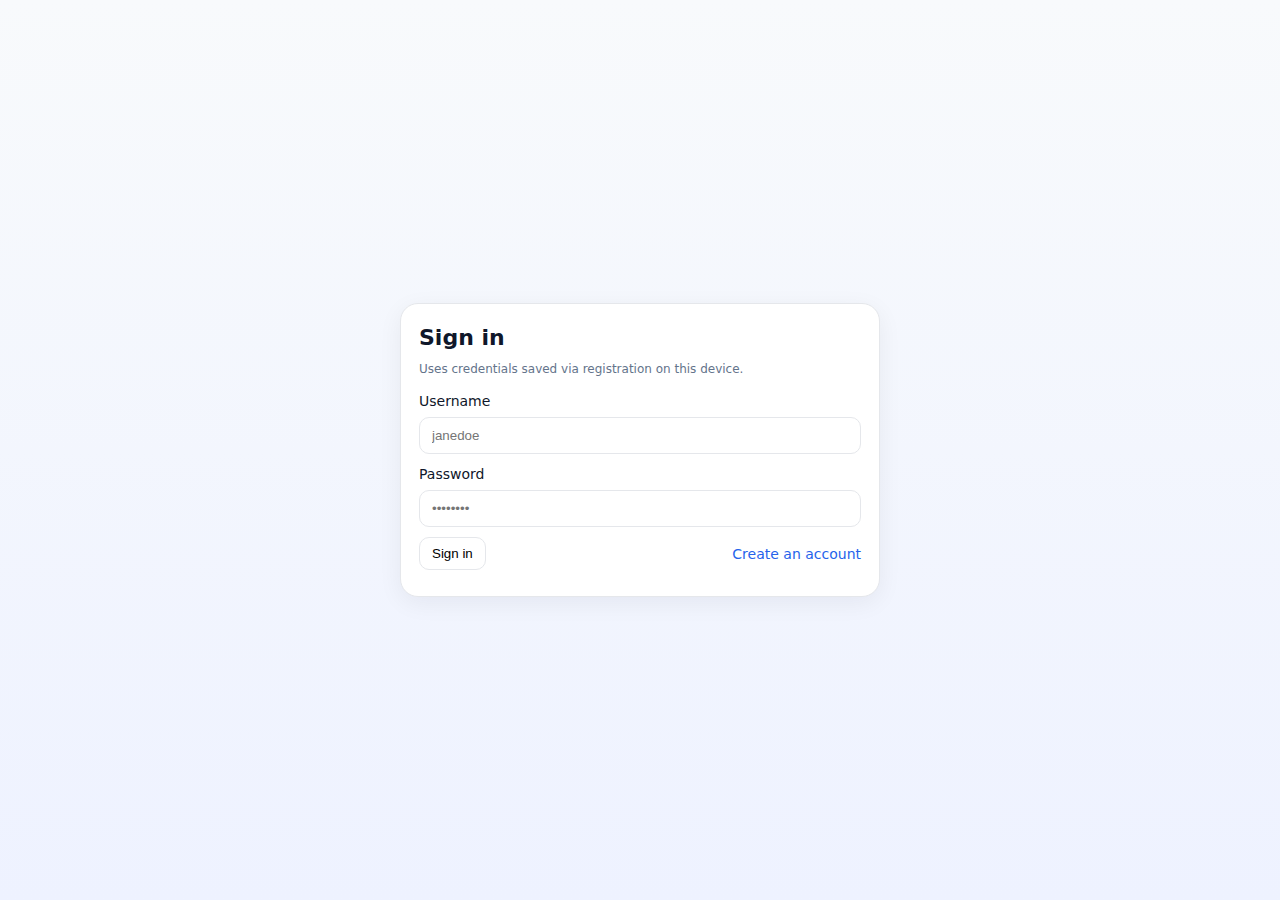
<file: index.html>
<!doctype html>
<html lang="en">
<head>
  <meta charset="utf-8" />
  <meta name="viewport" content="width=device-width, initial-scale=1" />
  <title>Archaeology Drone – Home</title>
  <!-- shared styles (includes status light classes you added) -->
  <link rel="stylesheet" href="app.css" />
</head>
<body>
  <div class="app">
    <!-- Sidebar -->
    <aside class="sidebar">
      <div class="brand">
        <div class="logo">AD</div>
        <div class="user">
          <div id="userName" style="font-weight:700">—</div>
          <div id="userOrg" class="small"> </div>
        </div>
      </div>

      <div class="side-card">
        <div class="flex" style="justify-content:space-between">
          <div class="small">Drone link</div>
          <span id="connBadge" class="badge off">Offline</span>
        </div>
        <button id="connBtn" class="btn mt8" type="button">Connect</button>
      </div>

      <nav class="nav">
        <a href="index.html" class="active">🏠 Home</a>
        <a href="imaging.html">📷 Imaging</a>
        <a href="activity.html">📝 Activity</a>
        <a href="about.html">⚙️ About Hardware</a>
      </nav>

      <button id="logoutBtn" class="btn secondary mt8" type="button">Sign out</button>
    </aside>

    <!-- Main -->
    <main class="main">
      <!-- Live Stats (with status lights) -->
      <section class="section">
        <div class="head">Live Stats</div>
        <div class="body">
          <div id="statsWrap" class="grid stats">

            <div class="stat">
              <div><span id="lightTemp" class="light"></span>Core Temp</div>
              <div id="stTemp" class="k">—°C</div>
            </div>

            <div class="stat">
              <div><span id="lightBatt" class="light"></span>Battery</div>
              <div id="stBatt" class="k">—%</div>
              <div class="progress mt8"><i id="pbBatt" style="width:0%"></i></div>
            </div>

            <div class="stat">
              <div>Altitude</div>
              <div id="stAlt" class="k">— m</div>
            </div>

            <div class="stat">
              <div><span id="lightLink" class="light"></span>Link Quality</div>
              <div id="stLink" class="k">—%</div>
              <div class="progress mt8"><i id="pbLink" style="width:0%"></i></div>
            </div>

            <div class="stat">
              <div>Solar Input</div>
              <div id="stSolar" class="k">— W</div>
            </div>

            <div class="stat">
              <div><span id="lightPower" class="light"></span>Power Draw</div>
              <div id="stPower" class="k">— W</div>
            </div>

            <div class="stat">
              <div><span id="lightStorage" class="light"></span>Storage</div>
              <div id="stStorage" class="k">—%</div>
              <div class="progress mt8"><i id="pbStorage" style="width:0%"></i></div>
            </div>

            <div class="stat">
              <div><span id="lightGps" class="light"></span>GPS</div>
              <div id="stGps" class="k">—</div>
            </div>

          </div>
        </div>
      </section>

      <!-- Flight & Job Controls -->
      <section class="section">
        <div class="head">Flight & Job Controls</div>
        <div class="body">
          <div class="flex" style="gap:8px; flex-wrap:wrap;">
            <button class="btn secondary" onclick="setMode('Idle')">Idle</button>
            <button class="btn" onclick="setMode('Survey')">Survey</button>
            <button class="btn" onclick="setMode('Sift')">Sift</button>
            <button class="btn" onclick="setMode('Dig (Flagged)')">Dig (Flagged)</button>
            <div class="small" style="margin-left:8px;">Current: <span id="modeNow">Idle</span></div>
          </div>
        </div>
      </section>

      <!-- QoL & Build -->
      <section class="section">
        <div class="head">QoL & Build</div>
        <div class="body grid" style="grid-template-columns: repeat(auto-fit, minmax(260px, 1fr));">
          <div class="side-card">
            <strong>Dust / Waterproof shell</strong>
            <ul>
              <li>Carbon fiber (inner)</li>
              <li>Titanium (middle)</li>
              <li>White paint outer coat for thermal distribution</li>
              <li>As light as possible</li>
            </ul>
          </div>
          <div class="side-card">
            <strong>QoL / Power</strong>
            <ul>
              <li>Solar power assist</li>
              <li>Battery + US outlet charging</li>
              <li>Bluetooth 6 & app</li>
            </ul>
          </div>
          <div class="side-card">
            <strong>Sensors & Tools</strong>
            <ul>
              <li>Laser projector, 3D mapping (depth/width/length)</li>
              <li>Site detection</li>
              <li>Sifter (human loaded), Digger (flag-based)</li>
              <li>4K camera feed</li>
            </ul>
          </div>
        </div>
      </section>
    </main>
  </div>

  <!-- shared logic (auth guard, telemetry, lights, etc.) -->
  <script src="app.js"></script>
</body>
</html>
</file>
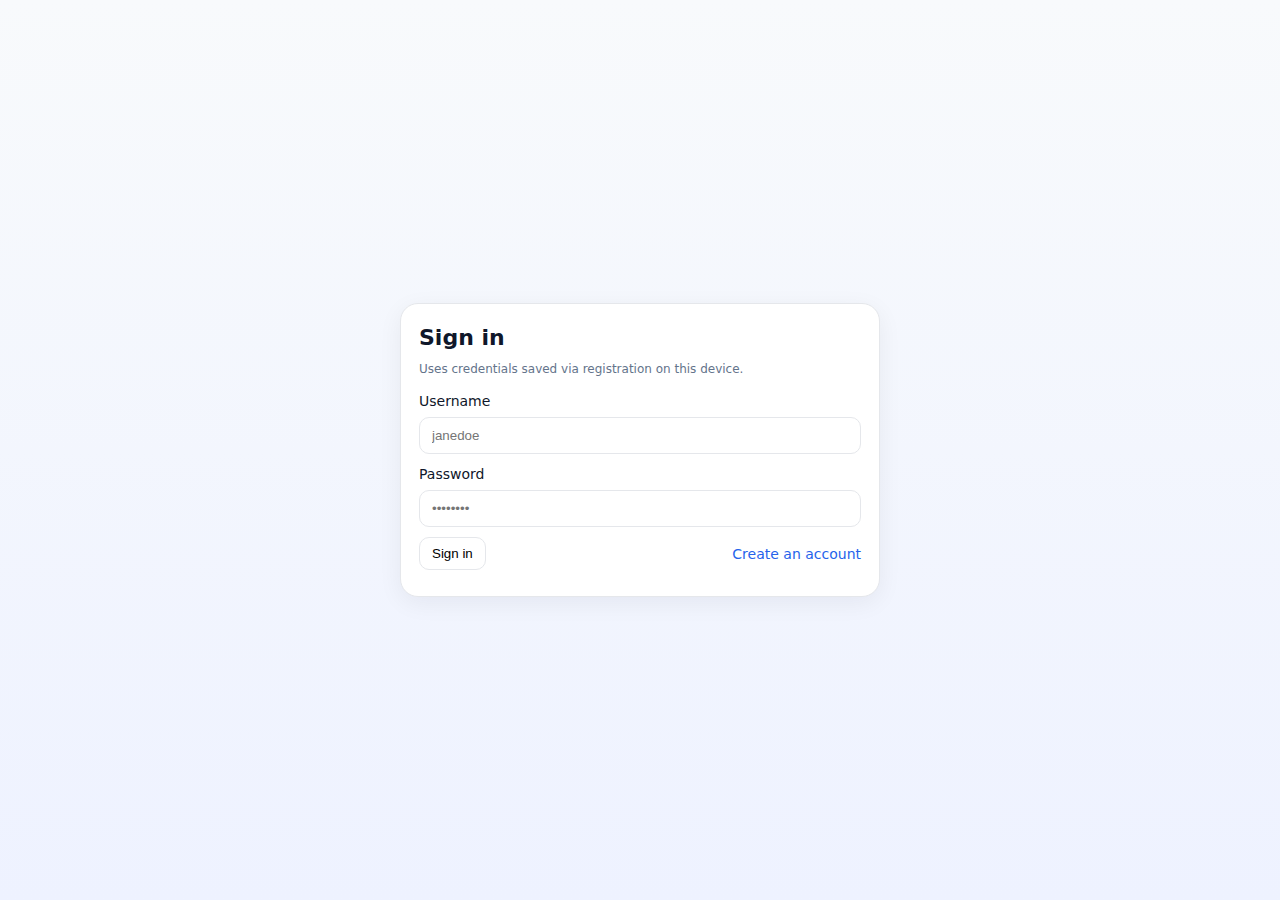
<file: about.html>
<!doctype html>
<html lang="en">
<head>
  <meta charset="utf-8" />
  <meta name="viewport" content="width=device-width, initial-scale=1" />
  <title>Archaeology Drone – About Hardware</title>
  <link rel="stylesheet" href="app.css" />
</head>
<body>
  <div class="app">
    <aside class="sidebar">
      <div class="brand"><div class="logo">AD</div>
        <div class="user"><div id="userName" style="font-weight:700">—</div><div id="userOrg" class="small"> </div></div>
      </div>
      <div class="side-card">
        <div class="flex" style="justify-content:space-between"><div class="small">Drone link</div><span id="connBadge" class="badge off">Offline</span></div>
        <button id="connBtn" class="btn mt8" type="button">Connect</button>
      </div>
      <nav class="nav">
        <a href="index.html">🏠 Home</a>
        <a href="imaging.html">📷 Imaging</a>
        <a href="activity.html">📝 Activity</a>
        <a href="about.html" class="active">⚙️ About Hardware</a>
      </nav>
      <button id="logoutBtn" class="btn secondary mt8" type="button">Sign out</button>
    </aside>

    <main class="main">
      <section class="section">
        <div class="head">Drone Design Summary</div>
        <div class="body grid" style="grid-template-columns: repeat(auto-fit, minmax(280px, 1fr));">
          <div class="side-card">
            <strong>Shell</strong>
            <ul>
              <li>Dust & waterproof multilayer shell</li>
              <li><b>Carbon fiber</b> inner layer</li>
              <li><b>Titanium</b> middle layer</li>
              <li><b>White paint</b> outer coat for cooling & thermal distribution</li>
              <li>As light as possible</li>
            </ul>
          </div>
          <div class="side-card">
            <strong>Hardware</strong>
            <ul>
              <li>Laser projector for site gridding</li>
              <li>3D imaging (depth, width, length) → app</li>
              <li>Modules: Sift (human loaded), Dig (flag-based), Camera</li>
              <li>Solar assist, battery, US outlet charging, Bluetooth 6</li>
            </ul>
          </div>
          <div class="side-card">
            <strong>Software Tabs</strong>
            <ul>
              <li><b>Home</b>: stats, power, mode controls</li>
              <li><b>Imaging</b>: feed, mapping, markers, movement/sifting</li>
              <li><b>Activity</b>: internal backlog</li>
            </ul>
          </div>
          <div class="side-card">
            <strong>Notes</strong>
            <p class="small">All telemetry/actions are simulated for prototyping. Data and account are saved in <code>localStorage</code>.</p>
          </div>
        </div>
      </section>
    </main>
  </div>
  <script src="app.js"></script>
</body>
</html>
</file>
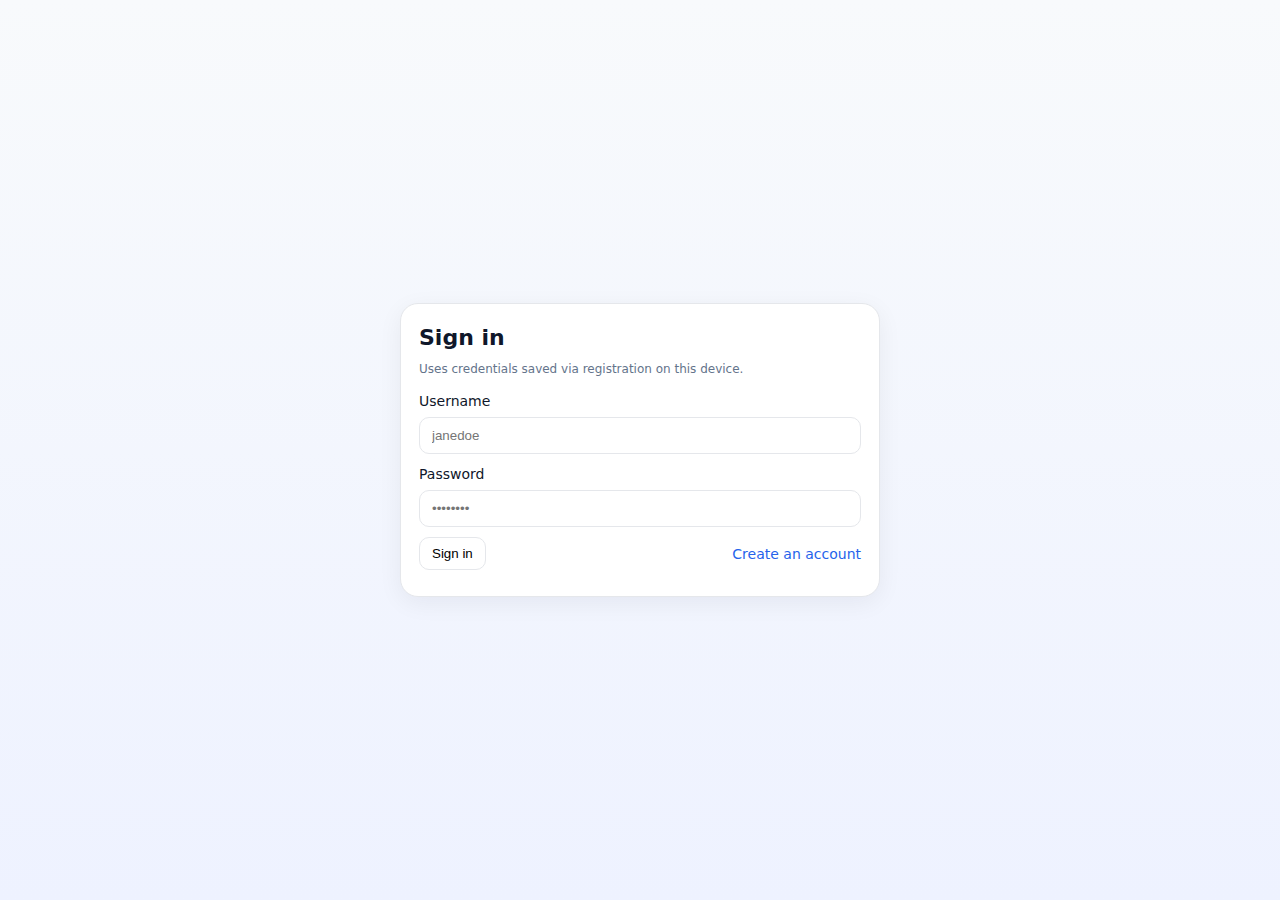
<file: activity.html>
<!doctype html>
<html lang="en">
<head>
  <meta charset="utf-8" />
  <meta name="viewport" content="width=device-width, initial-scale=1" />
  <title>Archaeology Drone – Activity</title>
  <link rel="stylesheet" href="app.css" />
</head>
<body>
  <div class="app">
    <aside class="sidebar">
      <div class="brand"><div class="logo">AD</div>
        <div class="user"><div id="userName" style="font-weight:700">—</div><div id="userOrg" class="small"> </div></div>
      </div>
      <div class="side-card">
        <div class="flex space"><div class="small">Drone link</div><span id="connBadge" class="badge off">Offline</span></div>
        <button id="connBtn" class="btn mt8" type="button">Connect</button>
      </div>
      <nav class="nav">
        <a href="index.html">🏠 Home</a>
        <a href="imaging.html">📷 Imaging</a>
        <a href="activity.html" class="active">📝 Activity</a>
        <a href="about.html">⚙️ About Hardware</a>
      </nav>
      <button id="logoutBtn" class="btn secondary mt8" type="button">Sign out</button>
    </aside>

    <main class="main">
      <section class="section">
        <div class="head">Activity Backlog</div>
        <div class="body">
          <ul id="activityList" style="list-style:none; padding-left:0; margin:0;"></ul>
        </div>
      </section>
    </main>
  </div>

  <div id="authModal" class="modal hidden">
    <div class="card">
      <h3 style="margin:0 0 8px 0">Sign in (local)</h3>
      <div class="field"><label>Your name</label><input id="authName" class="input" /></div>
      <div class="field"><label>Team / Org</label><input id="authOrg" class="input" value="Field Unit A"/></div>
      <button id="authGo" class="btn" type="button">Continue</button>
    </div>
  </div>

  <script src="app.js"></script>
</body>
</html>
</file>
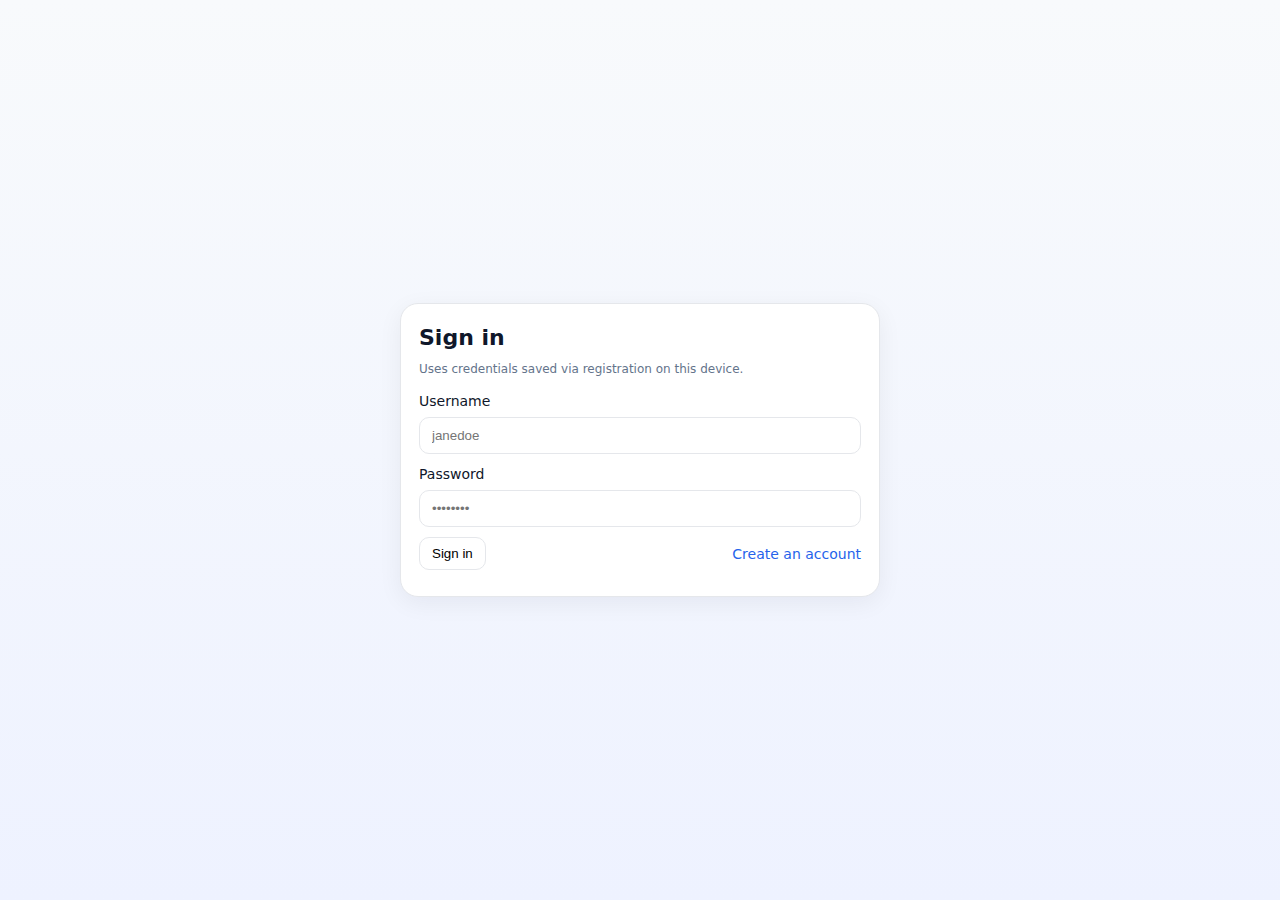
<file: login.html>
<!doctype html>
<html lang="en">
<head>
  <meta charset="utf-8" />
  <meta name="viewport" content="width=device-width, initial-scale=1" />
  <title>Sign in – Archaeology Drone</title>
  <link rel="stylesheet" href="app.css" />
</head>
<body data-page="login">
  <div class="auth-wrap">
    <div class="auth-card">
      <div class="auth-head">Sign in</div>
      <div class="small" style="margin-bottom:12px;">Uses credentials saved via registration on this device.</div>

      <div class="field"><label>Username</label><input id="logUser" class="input" placeholder="janedoe" autocomplete="username"/></div>
      <div class="field"><label>Password</label><input id="logPass" type="password" class="input" placeholder="••••••••" autocomplete="current-password"/></div>

      <div class="auth-actions">
        <button id="logGo" class="btn">Sign in</button>
        <a class="link" href="register.html">Create an account</a>
      </div>
      <div id="logMsg" class="small" style="margin-top:8px;"></div>
    </div>
  </div>
  <script src="app.js"></script>
</body>
</html>
</file>
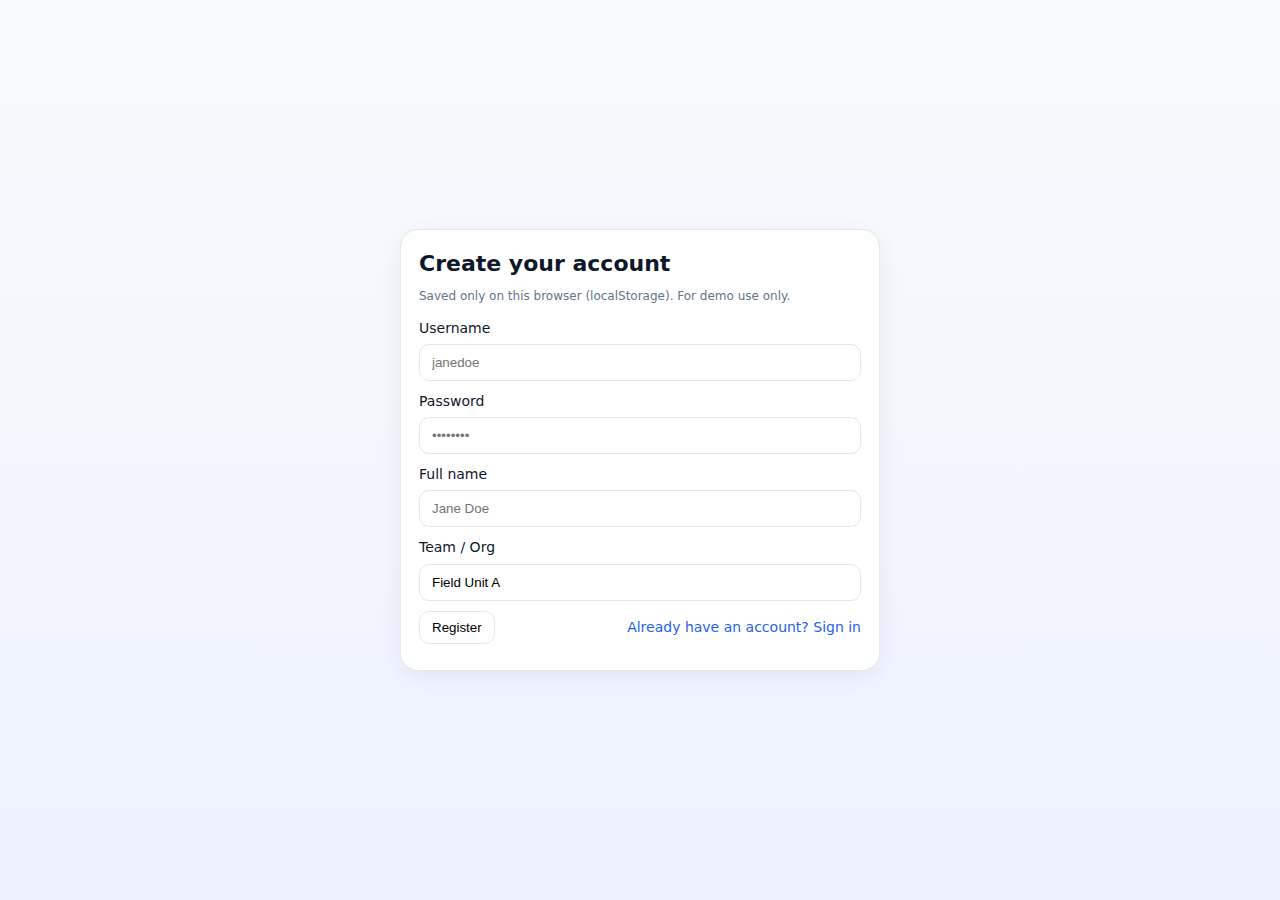
<file: register.html>
<!doctype html>
<html lang="en">
<head>
  <meta charset="utf-8" />
  <meta name="viewport" content="width=device-width, initial-scale=1" />
  <title>Register – Archaeology Drone</title>
  <link rel="stylesheet" href="app.css" />
</head>
<body data-page="register">
  <div class="auth-wrap">
    <div class="auth-card">
      <div class="auth-head">Create your account</div>
      <div class="small" style="margin-bottom:12px;">Saved only on this browser (localStorage). For demo use only.</div>

      <div class="field"><label>Username</label><input id="regUser" class="input" placeholder="janedoe" autocomplete="username" /></div>
      <div class="field"><label>Password</label><input id="regPass" type="password" class="input" placeholder="••••••••" autocomplete="new-password" /></div>
      <div class="field"><label>Full name</label><input id="regName" class="input" placeholder="Jane Doe" /></div>
      <div class="field"><label>Team / Org</label><input id="regOrg" class="input" value="Field Unit A" /></div>

      <div class="auth-actions">
        <button id="regGo" class="btn">Register</button>
        <a class="link" href="login.html">Already have an account? Sign in</a>
      </div>
      <div id="regMsg" class="small" style="margin-top:8px;"></div>
    </div>
  </div>
  <script src="app.js"></script>
</body>
</html>
</file>
<file: app.css>
/* ---- Reset-ish ---- */
* { box-sizing: border-box; }
html, body { margin:0; padding:0; height:100%; font:14px/1.45 system-ui, -apple-system, Segoe UI, Roboto, Arial, sans-serif; color:#0f172a; }
a { color: inherit; text-decoration: none; }

/* ---- App layout ---- */
.app { display:grid; grid-template-columns: 260px 1fr; min-height:100vh; background:#f6f7f9; }
.sidebar { background:#fff; border-right:1px solid #e5e7eb; padding:16px; display:flex; flex-direction:column; gap:14px; }
.brand { display:flex; align-items:center; gap:10px; }
.brand .logo { width:42px; height:42px; border-radius:14px; background:linear-gradient(145deg,#eef2ff,#f8fafc); border:1px solid #e5e7eb; display:grid; place-items:center; font-weight:700; }
.user { line-height:1.2; }
.nav { display:flex; flex-direction:column; gap:8px; margin-top:6px; }
.nav a { display:flex; gap:10px; align-items:center; padding:10px 12px; border:1px solid #e5e7eb; border-radius:12px; background:#f6f7f9; }
.nav a.active, .nav a:hover { background:#fff; }

.side-card { padding:12px; border:1px solid #e5e7eb; border-radius:14px; background:#f9fafb; }
.badge { padding:2px 8px; border:1px solid #e5e7eb; border-radius:999px; font-size:12px; }
.badge.ok { background:#eafff3; border-color:#a7f3d0; }
.badge.off { background:#f1f5f9; }

.btn { appearance:none; border:1px solid #e5e7eb; background:#fff; border-radius:10px; padding:8px 12px; cursor:pointer; }
.btn.secondary { background:#f8fafc; }

.main { padding:24px; }
.section { background:#fff; border:1px solid #e5e7eb; border-radius:16px; box-shadow:0 1px 0 #eef2f7; margin-bottom:18px; }
.section .head { padding:14px 16px; border-bottom:1px solid #eef2f7; font-weight:600; }
.section .body { padding:16px; }

.grid { display:grid; gap:12px; }
.grid.stats { grid-template-columns: repeat(auto-fill, minmax(220px, 1fr)); }
.stat { border:1px solid #e5e7eb; border-radius:14px; background:#fff; padding:12px; }
.stat .k { font-size:24px; font-weight:700; margin-top:6px; }
.progress { height:8px; width:100%; border-radius:999px; background:#f1f5f9; overflow:hidden; }
.progress > i { display:block; height:100%; background:#10b981; }

.table { width:100%; border-collapse:collapse; }
.table th, .table td { padding:8px 10px; border-top:1px solid #eef2f7; text-align:left; }
.table thead th { background:#f8fafc; color:#334155; font-weight:600; }
.row-muted { color:#64748b; }

/* Imaging canvas */
.canvas-wrap { position:relative; height:420px; border:1px solid #e5e7eb; border-radius:14px; overflow:hidden; }
#feedCanvas { width:100%; height:100%; display:block; cursor:crosshair; }
.overlay-off { position:absolute; inset:0; display:grid; place-items:center; background:rgba(255,255,255,.6); color:#475569; }

/* ---- Auth pages ---- */
.auth-wrap { min-height:100vh; display:grid; place-items:center; background:linear-gradient(180deg,#f8fafc,#eef2ff); padding:24px; }
.auth-card { width:min(92vw, 480px); background:#fff; border:1px solid #e5e7eb; border-radius:18px; padding:18px; box-shadow:0 6px 24px rgba(15,23,42,.06); }
.auth-head { font-size:22px; font-weight:700; margin-bottom:8px; }
.field { display:grid; gap:6px; margin-bottom:10px; }
.input { padding:10px 12px; border:1px solid #e5e7eb; border-radius:10px; }
.auth-actions { display:flex; gap:8px; align-items:center; justify-content:space-between; margin-top:10px; }
.small { font-size:12px; color:#64748b; }
.link { color:#2563eb; }

/* ---- Status lights ---- */
.light { display:inline-block; width:10px; height:10px; border-radius:999px; margin-right:6px; vertical-align:middle; border:1px solid #e5e7eb; }
.light.ok   { background:#16a34a; }
.light.warn { background:#f59e0b; }
.light.crit { background:#dc2626; }

/* 3D viewport */
.viewport3d { position:relative; height:520px; border:1px solid #e5e7eb; border-radius:14px; overflow:hidden; background:#eae7dc; }
.viewport3d .hud { position:absolute; left:10px; top:10px; padding:6px 8px; border-radius:10px; background:rgba(255,255,255,.75); border:1px solid #e5e7eb; font-size:12px; }
</file>
